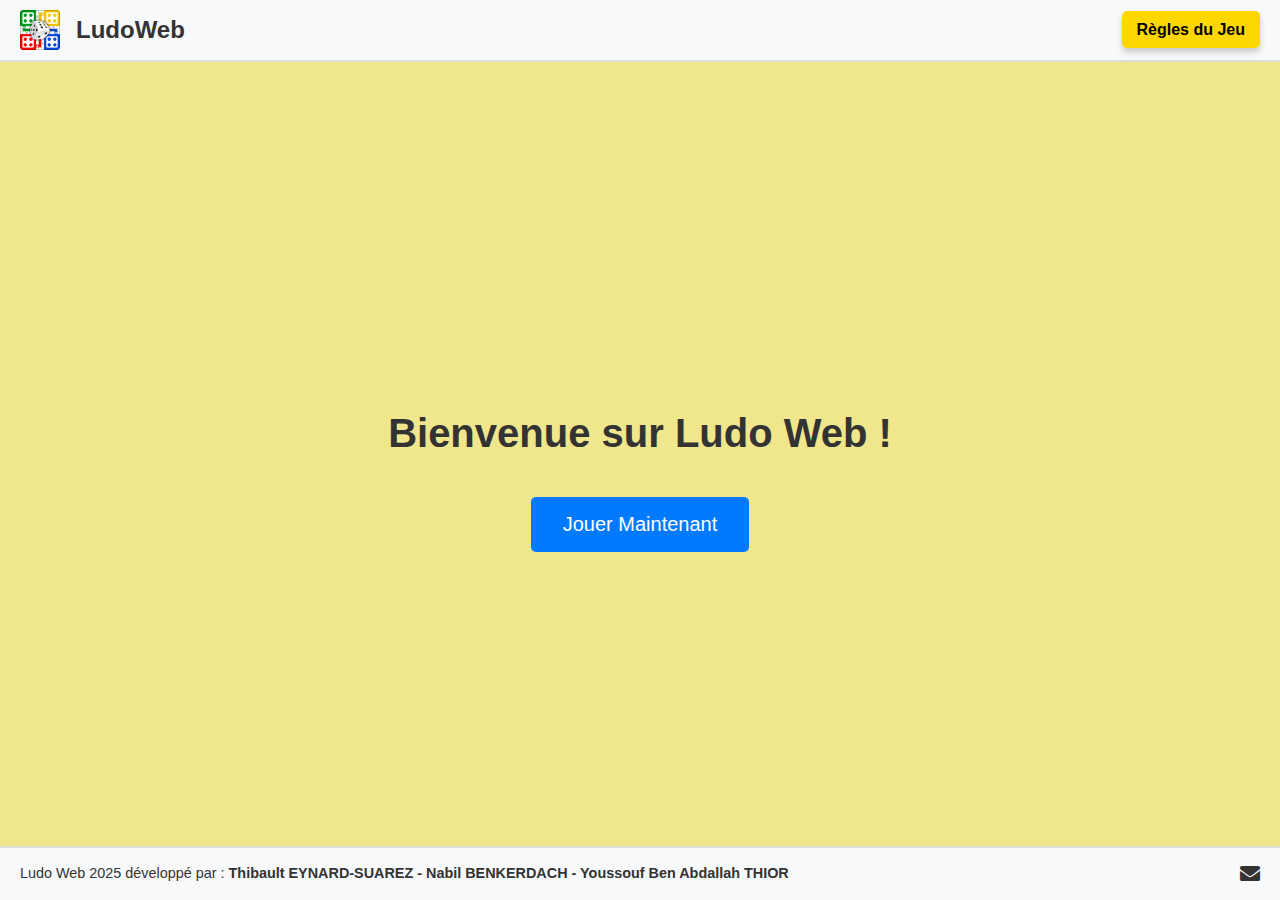
<file: index.html>
<!DOCTYPE html>
<html lang="fr">
<head>
    <meta charset="UTF-8">
    <meta name="viewport" content="width=device-width, initial-scale=1.0">
    <title>Accueil Ludo</title>
    <link rel="stylesheet" href="css/style.css">
    <link rel="stylesheet" href="https://cdnjs.cloudflare.com/ajax/libs/font-awesome/5.15.4/css/all.min.css">
</head>
<body>
    <header>
        <div class="logo-container">
            <img src="images/ludo_image.png" alt="Logo LudoKing" class="logo">
            <span class="logo-animation">LudoWeb</span>
        </div>
        <nav>
            <a href="regles.html" class="highlight">Règles du Jeu</a>
        </nav>
    </header>

    <main class="board">
        <h1>Bienvenue sur Ludo Web !</h1>
        <button class="play-btn" onclick="startGame()">Jouer Maintenant</button>
        <div id="game-container"></div>
    </main>

    <footer>
        <div class="footer-left">
            <p>Ludo Web 2025 développé par : <strong>Thibault EYNARD-SUAREZ - Nabil BENKERDACH - Youssouf Ben Abdallah THIOR</strong></p>
        </div>
        <div class="social-icons">
            <a href="mailto:thior@insa-toulouse.fr"><i class="fas fa-envelope"></i></a>
        </div>
    </footer>

    <script>
        function startGame() {
            const iframe = document.createElement('iframe');
            iframe.src = './ludogame.html';
            iframe.width = "100%";
            
            // Calcule la hauteur en fonction de la taille de l'écran
            const windowHeight = window.innerHeight;
            const headerHeight = document.querySelector('header').offsetHeight;
            const footerHeight = document.querySelector('footer').offsetHeight;
            const padding = 40; // Espace supplémentaire pour la marge
            
            const iframeHeight = windowHeight - (headerHeight + footerHeight + padding);
            iframe.height = `${Math.max(300, iframeHeight)}px`; // Minimum de 300px
            
            iframe.frameBorder = "0";
            
            const gameContainer = document.getElementById('game-container');
            gameContainer.innerHTML = '';
            gameContainer.appendChild(iframe);

            const playButton = document.querySelector('.play-btn');
            playButton.textContent = "Recommencer la partie";
        }

        // Ajuster la taille lors du redimensionnement de la fenêtre
        window.addEventListener('resize', () => {
            const iframe = document.querySelector('#game-container iframe');
            if (iframe) {
                const windowHeight = window.innerHeight;
                const headerHeight = document.querySelector('header').offsetHeight;
                const footerHeight = document.querySelector('footer').offsetHeight;
                const padding = 40;
                
                const iframeHeight = windowHeight - (headerHeight + footerHeight + padding);
                iframe.height = `${Math.max(300, iframeHeight)}px`;
            }
        });
    </script>
</body>
</html>
</file>
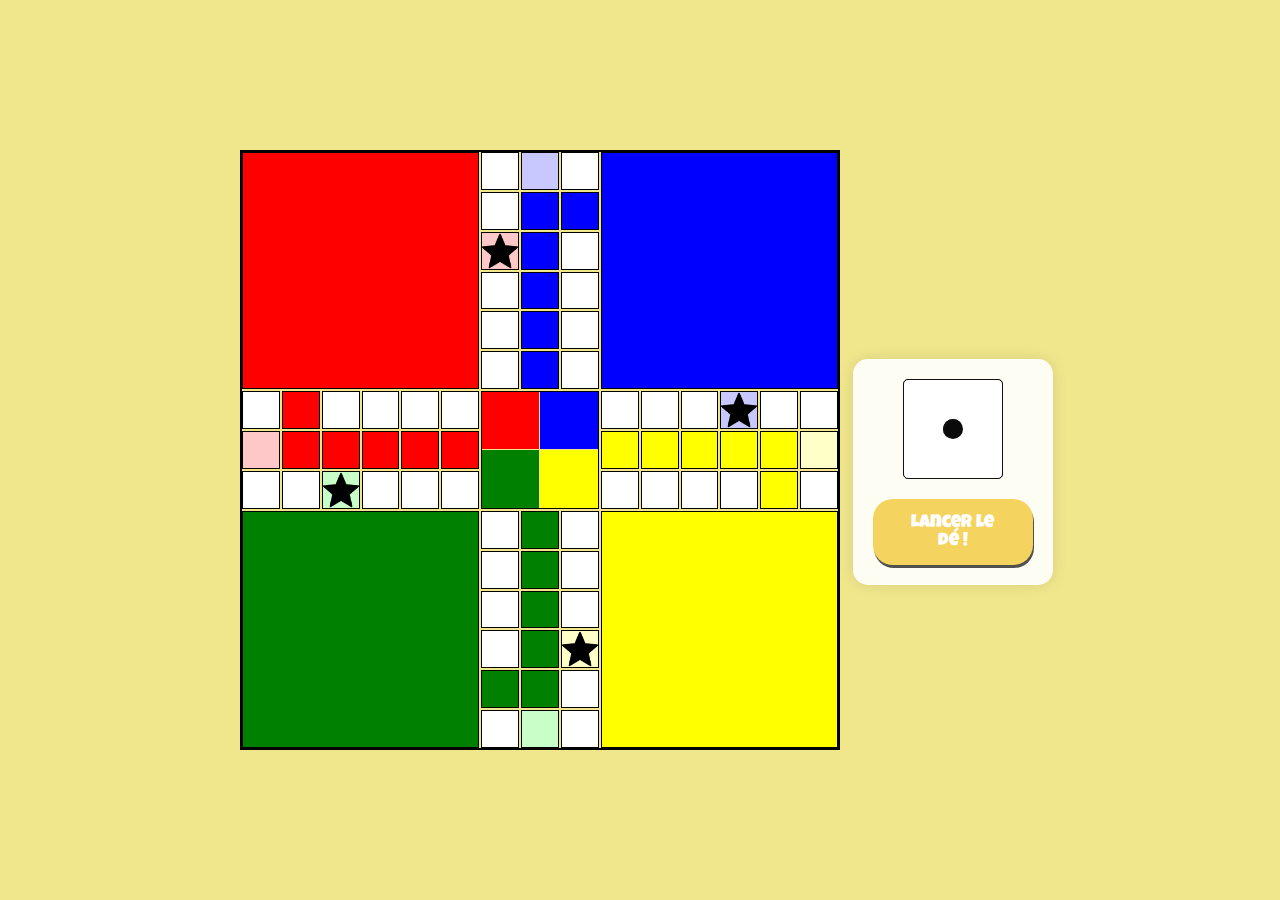
<file: ludogame.html>
<!DOCTYPE html>
<html lang="fr">
<head>
	<meta charset="UTF-8">
	<meta name="viewport" content="width=device-width, initial-scale=1.0">
	<title>Jeu du Ludo</title>
	<link href="https://fonts.googleapis.com/css?family=Luckiest Guy" rel="stylesheet">
	<link rel="stylesheet" href="./css/alert.css">
	<link rel="stylesheet" href="./css/style_dice.css">
	<link rel="stylesheet" href="./css/ludo_style.css">
</head>
<body style="background-color: #f0e68c;">
	<script type="module" src="js/board.js"></script>
	<script type="module" src="js/ui.js"></script>
	<script type="module" src="js/player.js"></script>
	<script type="module" src="js/dice.js"></script>
	<script type="module" src="js/game.js"></script>

	<!-- Partie pour l'affichage de la fenetre d'alerte -->
	<div class="custom-alert-overlay" id="alertOverlay">
		<div class="custom-alert">
			<h2 class="alert-title" id="alertTitle"></h2>
			<div class="alert-content" id="alertContent"></div>
			<div class="alert-buttons">
				<button class="alert-button" id="alertButton">OK</button>
				<button class="alert-button" id="replayButton" style="display: none;">Rejouer</button>
			</div>
		</div>
	</div>

	<!-- Section du Plateau de jeu -->
	<section class="board">
		<!-- Centre -->
		<div id="center">
			<div class="subcenter red" id="subcenter_red">
				<div class="subcenter red" id="subcenter_red_0"> </div>
				<div class="subcenter red" id="subcenter_red_1"> </div>
				<div class="subcenter red" id="subcenter_red_2"> </div>
				<div class="subcenter red" id="subcenter_red_3"> </div>
			</div>
			<div class="subcenter blue" id="subcenter_blue">
				<div class="subcenter blue" id="subcenter_blue_0"> </div>
				<div class="subcenter blue" id="subcenter_blue_1"> </div>
				<div class="subcenter blue" id="subcenter_blue_2"> </div>
				<div class="subcenter blue" id="subcenter_blue_3"> </div>
			</div>
			<div class="subcenter yellow" id="subcenter_yellow"> 
				<div class="subcenter yellow" id="subcenter_yellow_0"> </div>
				<div class="subcenter yellow" id="subcenter_yellow_1"> </div>
				<div class="subcenter yellow" id="subcenter_yellow_2"> </div>
				<div class="subcenter yellow" id="subcenter_yellow_3"> </div>
			</div>
			<div class="subcenter green" id="subcenter_green">
				<div class="subcenter green" id="subcenter_green_0"> </div>
				<div class="subcenter green" id="subcenter_green_1"> </div>
				<div class="subcenter green" id="subcenter_green_2"> </div>
				<div class="subcenter green" id="subcenter_green_3"> </div>
			</div>
		</div>

		<!-- Maisons des chevaux -->
		<div class="home red" id="home_red"> 
			<div class="subhome red" id="subhome_red_0"> </div>
			<div class="subhome red" id="subhome_red_1"> </div>
			<div class="subhome red" id="subhome_red_2"> </div>
			<div class="subhome red" id="subhome_red_3"> </div>
		</div>
		<div class="home blue"  id="home_blue">
			<div class="subhome blue" id="subhome_blue_0"> </div>
			<div class="subhome blue" id="subhome_blue_1"> </div>
			<div class="subhome blue" id="subhome_blue_2"> </div>
			<div class="subhome blue" id="subhome_blue_3"> </div>
		</div>
		<div class="home yellow" id="home_yellow">
			<div class="subhome yellow" id="subhome_yellow_0"> </div>
			<div class="subhome yellow" id="subhome_yellow_1"> </div>
			<div class="subhome yellow" id="subhome_yellow_2"> </div>
			<div class="subhome yellow" id="subhome_yellow_3"> </div>
		</div>
		<div class="home green"  id="home_green">
			<div class="subhome green" id="subhome_green_0"> </div>
			<div class="subhome green" id="subhome_green_1"> </div>
			<div class="subhome green" id="subhome_green_2"> </div>
			<div class="subhome green" id="subhome_green_3"> </div>
		</div>

		<!-- Chemins finaux -->
		<!-- Rouge -->
		<div class="final_path red" id="final_path_red_1"> </div>
		<div class="final_path red" id="final_path_red_2"> </div>
		<div class="final_path red" id="final_path_red_3"> </div>
		<div class="final_path red" id="final_path_red_4"> </div>
		<div class="final_path red" id="final_path_red_5"> </div>

		<!-- Bleu -->
		<div class="final_path blue" id="final_path_blue_1"> </div>
		<div class="final_path blue" id="final_path_blue_2"> </div>
		<div class="final_path blue" id="final_path_blue_3"> </div>
		<div class="final_path blue" id="final_path_blue_4"> </div>
		<div class="final_path blue" id="final_path_blue_5"> </div>

		<!-- Jaune -->
		<div class="final_path yellow" id="final_path_yellow_2"> </div>
		<div class="final_path yellow" id="final_path_yellow_1"> </div>
		<div class="final_path yellow" id="final_path_yellow_3"> </div>
		<div class="final_path yellow" id="final_path_yellow_4"> </div>
		<div class="final_path yellow" id="final_path_yellow_5"> </div>

		<!-- Vert -->
		<div class="final_path green" id="final_path_green_1"> </div>
		<div class="final_path green" id="final_path_green_2"> </div>
		<div class="final_path green" id="final_path_green_3"> </div>
		<div class="final_path green" id="final_path_green_4"> </div>
		<div class="final_path green" id="final_path_green_5"> </div>


		<!-- Départs -->
		<div class="start red" id="start_red"> </div>
		<div class="start blue"  id="start_blue"> </div>
		<div class="start yellow" id="start_yellow"> </div>
		<div class="start green"  id="start_green"> </div>

		<!-- Cases finales (avant le chemin final) -->
		<div class="last_case isred" id="last_case_red"> </div>
		<div class="last_case isblue"  id="last_case_blue"> </div>
		<div class="last_case isyellow" id="last_case_yellow"> </div>
		<div class="last_case isgreen"  id="last_case_green"> </div>

		<!-- Cases avec étoile -->
		<div class="path star isred" id="star_red"> <img src="images/star.png" alt="etoile"> </div>
		<div class="path star isblue"  id="star_blue"> <img src="images/star.png" alt="etoile"> </div>
		<div class="path star isyellow" id="star_yellow"> <img src="images/star.png" alt="etoile"> </div>
		<div class="path star isgreen"  id="star_green"> <img src="images/star.png" alt="etoile"> </div>


		<!-- Reste du chemin -->

		<!-- Entre rouge et bleu -->
		<div class="path" id="path_1"> </div>
		<div class="path" id="path_2"> </div>
		<div class="path" id="path_3"> </div>
		<div class="path" id="path_4"> </div>
		<div class="path" id="path_5"> </div>
		<div class="path" id="path_6"> </div>
		<div class="path" id="path_7"> </div>
		<div class="path" id="path_8"> </div>
		<div class="path" id="path_9"> </div>
		<div class="path" id="path_10"> </div>

		<!-- Entre bleu et jaune -->
		<div class="path" id="path_11"> </div>
		<div class="path" id="path_12"> </div>
		<div class="path" id="path_13"> </div>
		<div class="path" id="path_14"> </div>
		<div class="path" id="path_15"> </div>
		<div class="path" id="path_16"> </div>
		<div class="path" id="path_17"> </div>
		<div class="path" id="path_18"> </div>
		<div class="path" id="path_19"> </div>
		<div class="path" id="path_20"> </div>

		<!-- Entre jaune et vert -->
		<div class="path" id="path_21"> </div>
		<div class="path" id="path_22"> </div>
		<div class="path" id="path_23"> </div>
		<div class="path" id="path_24"> </div>
		<div class="path" id="path_25"> </div>
		<div class="path" id="path_26"> </div>
		<div class="path" id="path_27"> </div>
		<div class="path" id="path_28"> </div>
		<div class="path" id="path_29"> </div>
		<div class="path" id="path_30"> </div>

		<!-- Entre vert et rouge -->
		<div class="path" id="path_31"> </div>
		<div class="path" id="path_32"> </div>
		<div class="path" id="path_33"> </div>
		<div class="path" id="path_34"> </div>
		<div class="path" id="path_35"> </div>
		<div class="path" id="path_36"> </div>
		<div class="path" id="path_37"> </div>
		<div class="path" id="path_38"> </div>
		<div class="path" id="path_39"> </div>
		<div class="path" id="path_40"> </div>
	</section>

	<section class="dice-container">
		<section id="dice" class="dice">
			<div class="side one">
				<div class="dot one-1"></div>
			</div>
			<div class="side two">
				<div class="dot two-1"></div>
				<div class="dot two-2"></div>
			</div>
			<div class="side three">
				<div class="dot three-1"></div>
				<div class="dot three-2"></div>
				<div class="dot three-3"></div>
			</div>
			<div class="side four">
				<div class="dot four-1"></div>
				<div class="dot four-2"></div>
				<div class="dot four-3"></div>
				<div class="dot four-4"></div>
			</div>
			<div class="side five">
				<div class="dot five-1"></div>
				<div class="dot five-2"></div>
				<div class="dot five-3"></div>
				<div class="dot five-4"></div>
				<div class="dot five-5"></div>
			</div>
			<div class="side six">
				<div class="dot six-1"></div>
				<div class="dot six-2"></div>
				<div class="dot six-3"></div>
				<div class="dot six-4"></div>
				<div class="dot six-5"></div>
				<div class="dot six-6"></div>
			</div>
		</section>
		<!-- Bouton -->
		<section id="roll" class="roll-button">
			<button>Lancer le dé !</button>
		</section>
	</section>
</body>
</html>
</file>
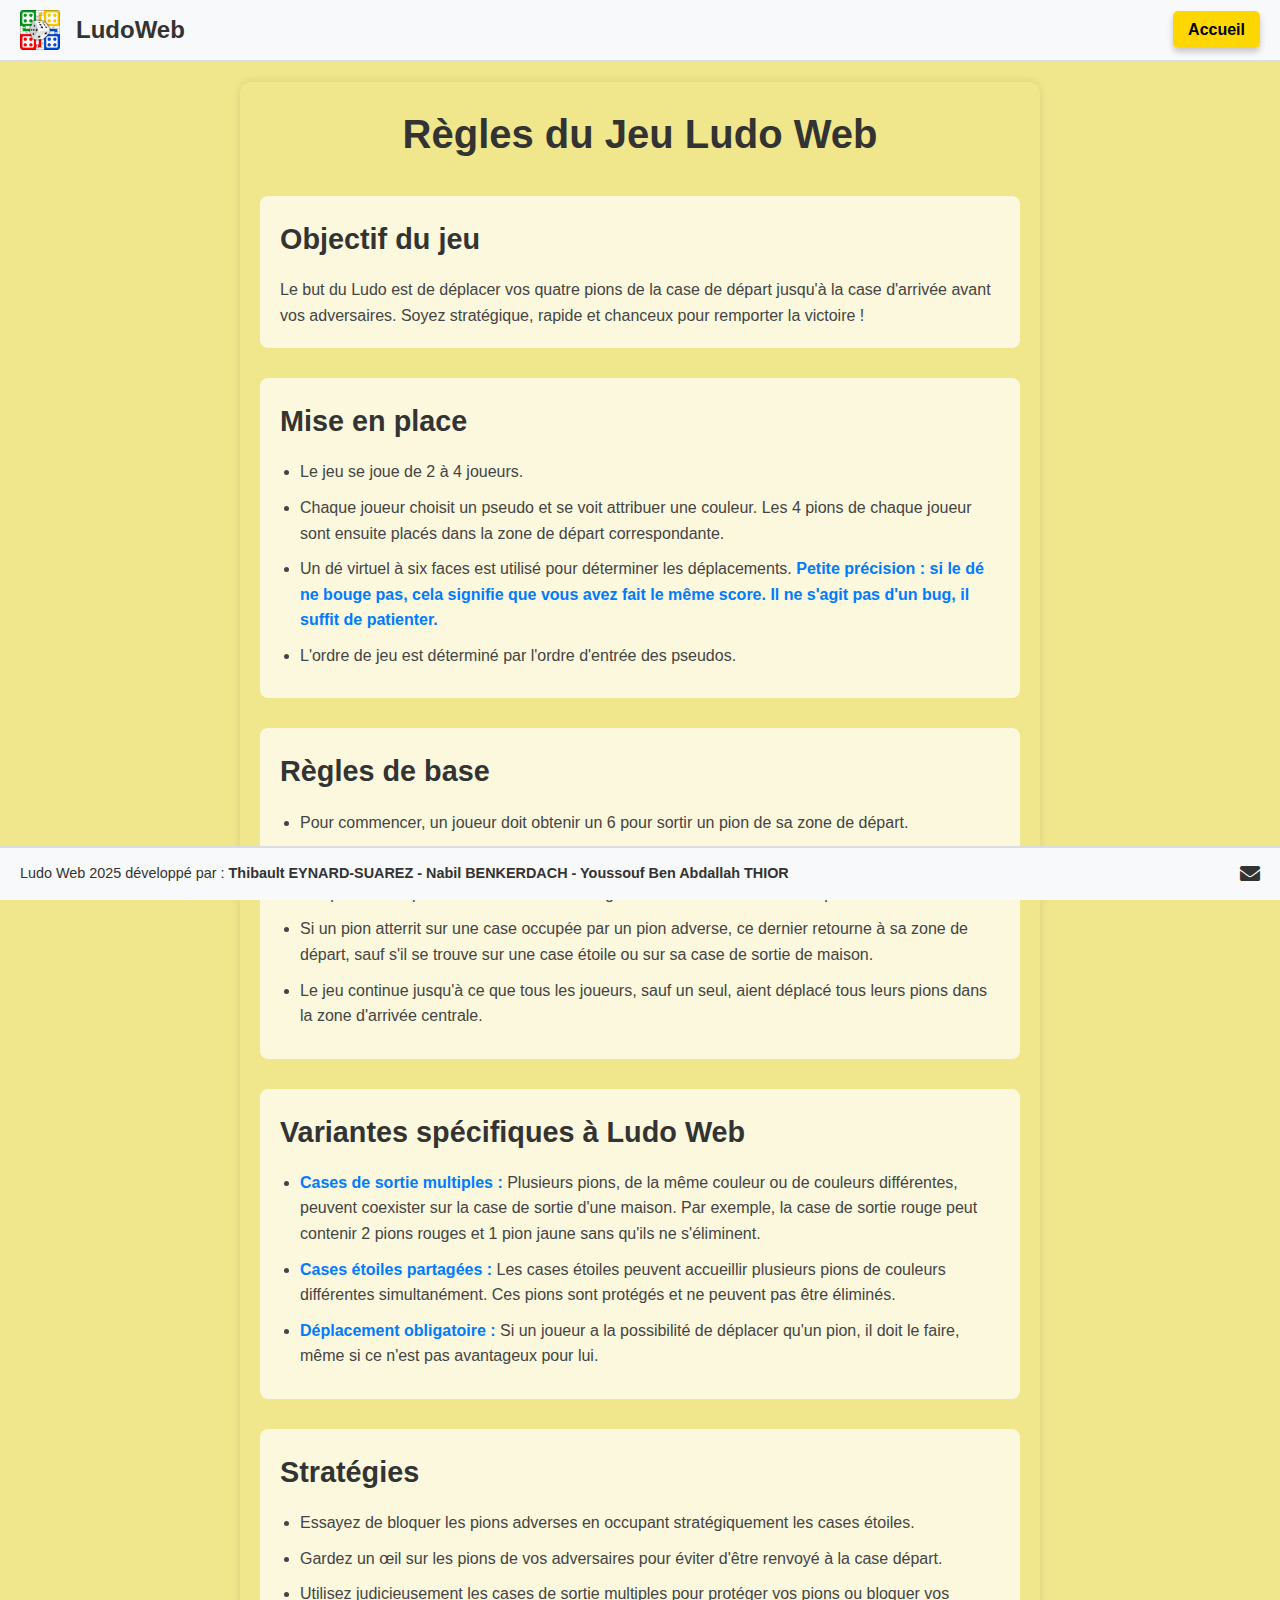
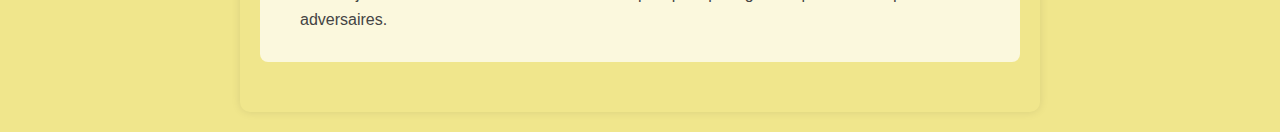
<file: regles.html>
<!DOCTYPE html>
<html lang="fr">
<head>
    <meta charset="UTF-8">
    <meta name="viewport" content="width=device-width, initial-scale=1.0">
    <title>Règles du Jeu - Ludo Web</title>
    <link rel="stylesheet" href="css/style.css">
    <link rel="stylesheet" href="https://cdnjs.cloudflare.com/ajax/libs/font-awesome/5.15.4/css/all.min.css">
</head>
<body>
    <header>
        <div class="logo-container">
            <img src="images/ludo_image.png" alt="Logo LudoKing" class="logo">
            <span class="logo-animation">LudoWeb</span>
        </div>
        <nav>
            <a href="#" id="backOrHome" class="highlight">Accueil</a>
        </nav>
    </header>

    <div class="rules-container">
        <h1>Règles du Jeu Ludo Web</h1>
        
        <section class="rules-section">
            <h2>Objectif du jeu</h2>
            <p>Le but du Ludo est de déplacer vos quatre pions de la case de départ jusqu'à la case d'arrivée avant vos adversaires. Soyez stratégique, rapide et chanceux pour remporter la victoire !</p>
        </section>
        
        <section class="rules-section">
            <h2>Mise en place</h2>
            <ul>
                <li>Le jeu se joue de 2 à 4 joueurs.</li>
                <li>Chaque joueur choisit un pseudo et se voit attribuer une couleur. Les 4 pions de chaque joueur sont ensuite placés dans la zone de départ correspondante.</li>
                <li>Un dé virtuel à six faces est utilisé pour déterminer les déplacements. <strong>Petite précision : si le dé ne bouge pas, cela signifie que vous avez fait le même score. Il ne s'agit pas d'un bug, il suffit de patienter.</strong></li>
                <li>L'ordre de jeu est déterminé par l'ordre d'entrée des pseudos.</li>
            </ul>
        </section>
        
        <section class="rules-section">
            <h2>Règles de base</h2>
            <ul>
                <li>Pour commencer, un joueur doit obtenir un 6 pour sortir un pion de sa zone de départ.</li>
                <li>Après avoir obtenu un 6, le joueur a le droit de rejouer un tour.</li>
                <li>Les pions se déplacent dans le sens des aiguilles d'une montre autour du plateau.</li>
                <li>Si un pion atterrit sur une case occupée par un pion adverse, ce dernier retourne à sa zone de départ, sauf s'il se trouve sur une case étoile ou sur sa case de sortie de maison.</li>
                <li>Le jeu continue jusqu'à ce que tous les joueurs, sauf un seul, aient déplacé tous leurs pions dans la zone d'arrivée centrale.</li>
            </ul>
        </section>

        <section class="rules-section">
            <h2>Variantes spécifiques à Ludo Web</h2>
            <ul>
                <li><strong>Cases de sortie multiples :</strong> Plusieurs pions, de la même couleur ou de couleurs différentes, peuvent coexister sur la case de sortie d'une maison. Par exemple, la case de sortie rouge peut contenir 2 pions rouges et 1 pion jaune sans qu'ils ne s'éliminent.</li>
                <li><strong>Cases étoiles partagées :</strong> Les cases étoiles peuvent accueillir plusieurs pions de couleurs différentes simultanément. Ces pions sont protégés et ne peuvent pas être éliminés.</li>
                <li><strong>Déplacement obligatoire :</strong> Si un joueur a la possibilité de déplacer qu'un pion, il doit le faire, même si ce n'est pas avantageux pour lui.</li>
            </ul>
        </section>

        <section class="rules-section">
            <h2>Stratégies</h2>
            <ul>
                <li>Essayez de bloquer les pions adverses en occupant stratégiquement les cases étoiles.</li>
                <li>Gardez un œil sur les pions de vos adversaires pour éviter d'être renvoyé à la case départ.</li>
                <li>Utilisez judicieusement les cases de sortie multiples pour protéger vos pions ou bloquer vos adversaires.</li>
            </ul>
        </section>
    </div>

    <footer>
        <div class="footer-left">
            <p>Ludo Web 2025 développé par : <strong>Thibault EYNARD-SUAREZ - Nabil BENKERDACH - Youssouf Ben Abdallah THIOR</strong></p>
        </div>
        <div class="social-icons">
            <a href="mailto:thior@insa-toulouse.fr"><i class="fas fa-envelope"></i></a>
        </div>
    </footer>
    <script>
        document.getElementById("backOrHome").addEventListener("click", function(event) {
            event.preventDefault();
            
            // Récupérer la page précédente depuis sessionStorage
            const previousPage = sessionStorage.getItem('currentPage');
            
            if (previousPage === 'index.html') {
                window.history.back();
            } else {
                window.location.href = 'index.html';
            }
        });

        // Stocker le nom de la page courante dans sessionStorage
        sessionStorage.setItem('currentPage', window.location.pathname.split('/').pop());
    </script>
</body>
</html>
</file>
<file: css/style.css>
:root {
    --primary-color: #007bff;
    --secondary-color: #f8f9fa;
    --accent-color: #ffd700;
    --text-color: #333;
    --border-color: #ddd;
}

* {
    margin: 0;
    padding: 0;
    box-sizing: border-box;
}

body {
    font-family: 'Arial', sans-serif;
    line-height: 1.6;
    min-height: 100vh;
    display: flex;
    flex-direction: column;
    background-color: #f0e68c;
}

/* Header Styles */
header {
    display: flex;
    justify-content: space-between;
    align-items: center;
    background-color: #f8f9fa;
    padding: 10px 20px;
    border-bottom: 2px solid #ddd;
}

nav {
    margin-left: auto; /* Pour pousser le bouton vers la droite */
}

.highlight {
    background-color: #ffd700;
    color: #000;
    padding: 10px 15px;
    border-radius: 5px;
    font-weight: bold;
    text-decoration: none;
    box-shadow: 0px 4px 6px rgba(0, 0, 0, 0.2);
    transition: transform 0.3s, box-shadow 0.3s;
}

.highlight:hover {
    transform: scale(1.1);
    box-shadow: 0px 6px 8px rgba(0, 0, 0, 0.3);
}

.logo-container {
    display: flex;
    align-items: center;
    gap: 1rem;
}

.logo {
    height: 40px;
    width: auto;
}

.logo-animation {
    font-size: 1.5rem;
    font-weight: bold;
    color: var(--text-color);
    animation: bounce 2s infinite;
}

@keyframes bounce {
    0%, 20%, 50%, 80%, 100% { transform: translateY(0); }
    40% { transform: translateY(-10px); }
    60% { transform: translateY(-5px); }
}

nav ul {
    list-style: none;
    display: flex;
    gap: 1rem;
}

/* Main Content */
.board {
    flex: 1;
    display: flex;
    flex-direction: column;
    align-items: center;
    justify-content: center;
    padding: 2rem;
    background-color: #f0e68c;
}

.board h1 {
    font-size: 2.5rem;
    margin-bottom: 2rem;
    color: var(--text-color);
}

.play-btn {
    background-color: var(--primary-color);
    color: white;
    padding: 1rem 2rem;
    font-size: 1.25rem;
    border: none;
    border-radius: 5px;
    cursor: pointer;
    transition: all 0.3s ease;
}

.play-btn:hover {
    background-color: #0056b3;
    transform: scale(1.05);
}

#game-container {
    width: 100%;
    height: auto;
    margin-top: 10px;
}

#game-container iframe {
    width: 100%;
    min-height: 500px; /* ou la hauteur que vous souhaitez */
    border: none;
}

/* Modification pour le footer */
footer {
    background-color: var(--secondary-color);
    padding: 10px 20px;
    border-top: 2px solid var(--border-color);
    position: fixed; /* Remis en position fixed */
    bottom: 0;
    width: 100%;
    display: flex;
    justify-content: space-between;
    align-items: center;
}

.footer-left {
    font-size: 0.9rem;
    color: var(--text-color);
}

.social-icons {
    margin-left: auto; /* Pour pousser l'icône vers la droite */
}

.social-icons a {
    color: var(--text-color);
    font-size: 1.25rem;
    transition: color 0.3s ease;
}

/* Responsive Design */
@media (max-width: 768px) {
    header {
        flex-direction: column;
        gap: 1rem;
    }

    .board h1 {
        font-size: 2rem;
    }

    .footer-content {
        flex-direction: column;
        text-align: center;
        gap: 1rem;
    }
}


/* Styles pour la page des règles */
.rules-container {
    max-width: 800px;
    margin: 20px auto;
    padding: 20px;
    background-color: #f0e68c;
    min-height: calc(100vh - 140px); /* Pour éviter que le footer ne chevauche le contenu */
    border-radius: 10px;
    box-shadow: 0 0 10px rgba(0,0,0,0.1);
}

.rules-container h1 {
    text-align: center;
    color: #333;
    margin-bottom: 30px;
    font-size: 2.5rem;
}

.rules-section {
    margin-bottom: 30px;
    background-color: rgba(255, 255, 255, 0.7);
    padding: 20px;
    border-radius: 8px;
}

.rules-section h2 {
    color: #333;
    margin-bottom: 15px;
    font-size: 1.8rem;
}

.rules-section p, 
.rules-section ul {
    color: #444;
    line-height: 1.6;
}

.rules-section ul {
    padding-left: 20px;
}

.rules-section li {
    margin-bottom: 10px;
}

.rules-section strong {
    color: #007bff;
}

/* Responsive design pour la page des règles */
@media (max-width: 768px) {
    .rules-container {
        margin: 10px;
        padding: 15px;
    }

    .rules-container h1 {
        font-size: 2rem;
    }

    .rules-section h2 {
        font-size: 1.5rem;
    }
}
</file>
<file: css/alert.css>
.custom-alert-overlay {
    display: none;
    position: fixed;
    top: 0;
    left: 0;
    width: 100%;
    height: 100%;
    background-color: rgba(0, 0, 0, 0.5);
    z-index: 1000;
    backdrop-filter: blur(5px);
}

.custom-alert {
    position: fixed;
    top: -100%; /* Commence hors de l'écran */
    left: 50%;
    transform: translateX(-50%);
    background: linear-gradient(135deg, #6e8efb, #ff6b6b);
    padding: 25px;
    border-radius: 20px;
    box-shadow: 0 10px 30px rgba(0, 0, 0, 0.3);
    width: 80%;
    max-width: 400px;
    text-align: center;
    z-index: 1001;
    border: 3px solid white;
}

.alert-title {
    margin: 0 0 15px 0;
    color: white;
    font-size: 2em;
    text-transform: uppercase;
    text-shadow: 2px 2px 4px rgba(0, 0, 0, 0.3);
    font-family: 'Arial Black', sans-serif;
}

.alert-content {
    margin-bottom: 20px;
    color: white;
    font-size: 1.2em;
    line-height: 1.4;
    font-family: 'Arial', sans-serif;
    text-shadow: 1px 1px 2px rgba(0, 0, 0, 0.2);
}

.alert-buttons {
    display: flex;
    justify-content: center;
    gap: 10px;
}

.alert-button {
    padding: 8px 20px;
    background-color: #007bff;
    color: white;
    border: none;
    border-radius: 5px;
    cursor: pointer;
    transition: background-color 0.3s;
}

.alert-button:hover {
    background-color: #0056b3;
}

.ranking-item {
    padding: 5px 0;
    text-align: left;
}

/* Animation classes */
.slide-in {
    animation: slideIn 0.5s ease-out forwards;
}

.slide-out {
    animation: slideOut 1s ease-in forwards;
}

@keyframes slideIn {
    0% {
        top: -100%;
    }
    100% {
        top: 50%;
        transform: translate(-50%, -50%);
    }
}

@keyframes slideOut {
    0% {
        top: 50%;
        transform: translate(-50%, -50%);
    }
    100% {
        top: -100%;
        transform: translate(-50%, 0);
    }
}

/* Animation de pulsation */
@keyframes pulse {
    0% {
        transform: translate(-50%, -50%) scale(1);
    }
    50% {
        transform: translate(-50%, -50%) scale(1.05);
    }
    100% {
        transform: translate(-50%, -50%) scale(1);
    }
}

.custom-alert.slide-in {
    animation: slideIn 0.5s ease-out forwards, pulse 2s infinite 0.5s;
}
</file>
<file: css/style_dice.css>
.dice-container {
    position: relative;
    right: -1%;
    top: 15%;
    transform: translateY(-50%);
    background-color: rgba(255, 255, 255, 0.9);
    padding: 20px;
    border-radius: 15px;
    box-shadow: 0 0 15px rgba(0, 0, 0, 0.1);
    display: flex;
    flex-direction: column;
    align-items: center;
    gap: 20px;
    width: 200px;
}

.dice {
    display: block;
    position: relative;
    width: 100px;
    height: 100px;
    transform-style: preserve-3d;
    transition: transform 1s;
}

.roll-button {
    width: 100%;
    display: flex;
    justify-content: center;
}

button {
    position: relative;
    padding: 15px 30px;
    color: #fff;
    background-color: #f4d35e;
    border: none;
    font-size: 18px;
    border-radius: 20px;
    box-shadow: 1px 3px #50514F;
    outline: none;
    transition: 0.3s;
    width: auto;
}

button:hover,
button:active {
    background: #50514F;
    cursor: pointer;
    transform: translateY(3px);
}


.dot {
  position: absolute;
  width: 20px;
  height: 20px;
  margin: -10px 5px 5px -10px;
  border-radius: 20px;
  background-color: #0a0a0a;
  box-shadow: inset 2px 2px #0f0f0f;
}

.side {
  position: absolute;
  background-color: #ffF;
  border-radius:5px;
  width: 100px;
  height: 100px;
  border: 1px solid #111111;
  text-align: center;
  line-height: 2em;
}


/* Animation pour les faces */
.side:nth-child(1) { transform: translateZ(50px); }
.side:nth-child(6) { transform: rotateY(90deg) translateZ(50px); }
.side:nth-child(3) { transform: rotateY(-90deg) translateZ(50px); }
.side:nth-child(4) { transform: rotateX(90deg) translateZ(50px); }
.side:nth-child(5) { transform: rotateX(-90deg) translateZ(50px); }
.side:nth-child(2) { transform: rotateY(-180deg) translateZ(50px); }

.show-1 {
  transform: rotateX(720deg) rotateZ(-720deg); }

.show-2 {
  transform: rotateX(-900deg) rotateZ(1080deg); }

.show-6 {
  transform: rotateY(-450deg) rotateZ(-1440deg); }

.show-3 {
  transform: rotateY(810deg) rotateZ(720deg); }

.show-4 {
  transform: rotateX(-810deg) rotateZ(-1080deg); }

.show-5 {
  transform: rotateX(450deg) rotateZ(-720deg); }

/*Alignement des points*/ 
.two-1, .three-1, .four-1, .five-1, .six-1 {
  top: 20%;
  left: 20%; 
}

.four-3, .five-3, .six-4 {
  top: 20%;
  left: 80%; }

.one-1, .three-2, .five-5 {
  top: 50%;
  left: 50%; }

.four-2, .five-2, .six-3 {
  top: 80%;
  left: 20%; }

.two-2, .three-3, .four-4, .five-4, .six-6 {
  top: 80%;
  left: 80%; }

.six-2 {
  top: 50%;
  left: 20%; }

.six-5 {
  top: 50%;
  left: 80%; 
}
</file>
<file: css/ludo_style.css>
* {
    margin: 0;
    padding: 0;
    box-sizing: border-box;
    font-family: "Luckiest Guy";
}

body {
    display: flex;
    justify-content: center;
    align-items: center;
    height: 100vh;
}

.pseudo {
    text-shadow:
        1px 1px 0 white, 
        -1px -1px 0 white,  
        1px -1px 0 white,  
        -1px 1px 0 white;
    padding-left: 2px;
    padding-top: 10px;
}

.active-player {
    color: purple;
    animation: bounce 2s infinite;
}
@keyframes bounce {
    0%, 20%, 50%, 80%, 100% { transform: translateY(0); }
    40% { transform: translateY(-10px); }
    60% { transform: translateY(-5px); }
}

.highlight {
    border: 2px solid purple;
    cursor: pointer;
}

/* Plateau */

.board{
    display : grid;
    grid-template-columns: repeat(15, 1fr) ;
    grid-template-rows: repeat(15, 1fr);
    gap: 2px;
    width: 600px;
    height: 600px;
    border: 2px solid black;
}

.path{
    background-color: white;
}

.board div:not(.pawns-container){
    border: 1px solid black; /* Light border for each square */
    overflow: hidden;
}

.board div img {
    width: 100%;
    height: 100%;
    object-fit: contain; /* Ou 'cover' si vous préférez que l'image remplisse la div sans la déformer */
}
/* Classe : */

.red{
    background-color: red;
}

.blue{
    background-color: blue;
}

.yellow{
    background-color: yellow;
}

.green{
    background-color: green;
}


.isred{
    background-color:  rgb(255, 200, 200);
}
.isblue{
    background-color:  rgb(200, 200, 255);
}
.isyellow{
    background-color:  rgb(255, 255, 200);
}
.isgreen{
    background-color:  rgb(200, 255, 200);
}




/* Positionnement de chaque objet : */

#center{
    grid-column-start: 7;
    grid-column-end: span 3;
    grid-row-start: 7;
    grid-row-end: span 3;
    border-color: black;
    border-style: solid;

    display : grid ;
    grid-template-columns: repeat(2, 1fr) ;
    grid-template-rows: repeat(2, 1fr);
    gap: 1px;
}

#subcenter_red{
    grid-template-columns: 50% 50%;
    grid-template-rows: 50% 50%;
    grid-column-start: 1;
    grid-row-start: 1;
    display : grid ;
    gap : 0;
    border: none;
}
#subcenter_red_0{
    grid-column-start: 1;
    grid-row-start: 1;
    border: none;
    flex-shrink: 0;
}
#subcenter_red_1{
    grid-column-start: 2;
    grid-row-start: 1;
    border: none;
    flex-shrink: 0;
}
#subcenter_red_2{
    grid-column-start: 2;
    grid-row-start: 2;
    border: none;
    flex-shrink: 0;
}
#subcenter_red_3{
    grid-column-start: 1;
    grid-row-start: 2;
    border: none;
    flex-shrink: 0;
}

#subcenter_blue{
    grid-template-columns: 50% 50%;
    grid-template-rows: 50% 50%;
    grid-column-start: 2 ;
    grid-row-start: 1;
    display : grid ;
    gap : 0;
    border: none;
}
#subcenter_blue_0{
    grid-column-start: 1;
    grid-row-start: 1;
    border: none;
    flex-shrink: 0;
}
#subcenter_blue_1{
    grid-column-start: 2;
    grid-row-start: 1;
    border: none;
    flex-shrink: 0;
}
#subcenter_blue_2{
    grid-column-start: 2;
    grid-row-start: 2;
    border: none;
    flex-shrink: 0;
}
#subcenter_blue_3{
    grid-column-start: 1;
    grid-row-start: 2;
    border: none;
    flex-shrink: 0;
}

#subcenter_yellow{
    grid-template-columns: 50% 50%;
    grid-template-rows: 50% 50%;
    grid-column-start: 2;
    grid-row-start: 2;
    display : grid ;
    gap : 0;
    border: none;
}
#subcenter_yellow_0{
    grid-column-start: 1;
    grid-row-start: 1;
    border: none;
    flex-shrink: 0;
}
#subcenter_yellow_1{
    grid-column-start: 2;
    grid-row-start: 1;
    border: none;
    flex-shrink: 0;
}
#subcenter_yellow_2{
    grid-column-start: 2;
    grid-row-start: 2;
    border: none;
    flex-shrink: 0;
}
#subcenter_yellow_3{
    grid-column-start: 1;
    grid-row-start: 2;
    border: none;
    flex-shrink: 0;
}

#subcenter_green{
    grid-template-columns: 50% 50%;
    grid-template-rows: 50% 50%;
    grid-column-start: 1;
    grid-row-start: 2;
    display : grid ;
    gap : 0;
    border: none;
}
#subcenter_green_0{
    grid-column-start: 1;
    grid-row-start: 1;
    border: none;
    flex-shrink: 0;
}
#subcenter_green_1{
    grid-column-start: 2;
    grid-row-start: 1;
    border: none;
    flex-shrink: 0;
}
#subcenter_green_2{
    grid-column-start: 2;
    grid-row-start: 2;
    border: none;
    flex-shrink: 0;
}
#subcenter_green_3{
    grid-column-start: 1;
    grid-row-start: 2;
    border: none;
    flex-shrink: 0;
}

/* Maisons des chevaux */
#home_red {
    grid-column-start: 1;
    grid-column-end: span 6;
    grid-row-start: 1;
    grid-row-end: span 6;

    display : grid;
    grid-template-columns: repeat(4, 1fr) ;
    grid-template-rows: repeat(4, 1fr);
    gap: 2px;
}
#subhome_red_0 {
    grid-column-start : 2;
    grid-row-start : 2;
    border: none;
}
#subhome_red_1 {
    grid-column-start : 3;
    grid-row-start : 2;
    border: none;
}
#subhome_red_2 {
    grid-column-start : 2;
    grid-row-start : 3;
    border: none;
}
#subhome_red_3 {
    grid-column-start : 3;
    grid-row-start : 3;
    border: none;
}


#home_blue {
    grid-column-start: 10;
    grid-column-end: span 6;
    grid-row-start: 1;
    grid-row-end: span 6;

    display : grid;
    grid-template-columns: repeat(4, 1fr) ;
    grid-template-rows: repeat(4, 1fr);
    gap: 2px;
}

.subhome {
    border: none;
}

#subhome_blue_0 {
    grid-column-start : 2;
    grid-row-start : 2;
    border: none;
}
#subhome_blue_1 {
    grid-column-start : 3;
    grid-row-start : 2;
    border: none;
}
#subhome_blue_2 {
    grid-column-start : 2;
    grid-row-start : 3;
    border: none;
}
#subhome_blue_3 {
    grid-column-start : 3;
    grid-row-start : 3;
    border: none;
}

#home_yellow {
    grid-column-start: 10;
    grid-column-end: span 6;
    grid-row-start: 10;
    grid-row-end: span 6;

    display : grid;
    grid-template-columns: repeat(4, 1fr) ;
    grid-template-rows: repeat(4, 1fr);
    gap: 2px;
}
#subhome_yellow_0 {
    grid-column-start : 2;
    grid-row-start : 2;
    border: none;
}
#subhome_yellow_1 {
    grid-column-start : 3;
    grid-row-start : 2;
    border: none;
}
#subhome_yellow_2 {
    grid-column-start : 2;
    grid-row-start : 3;
    border: none;
}
#subhome_yellow_3 {
    grid-column-start : 3;
    grid-row-start : 3;
    border: none;
}

#home_green {
    grid-column-start: 1;
    grid-column-end: span 6;
    grid-row-start: 10;
    grid-row-end: span 6;

    display : grid;
    grid-template-columns: repeat(4, 1fr) ;
    grid-template-rows: repeat(4, 1fr);
    gap: 2px;
}
#subhome_green_0 {
    grid-column-start : 2;
    grid-row-start : 2;
    border: none;
}
#subhome_green_1 {
    grid-column-start : 3;
    grid-row-start : 2;
    border: none;
}
#subhome_green_2 {
    grid-column-start : 2;
    grid-row-start : 3;
    border: none;
}
#subhome_green_3 {
    grid-column-start : 3;
    grid-row-start : 3;
    border: none;
}

/* Chemin Final rouge */
#final_path_red_1{
    grid-column-start: 2;
    grid-row-start: 8;
}
#final_path_red_2{
    grid-column-start: 3;
    grid-row-start: 8;
}
#final_path_red_3{
    grid-column-start: 4;
    grid-row-start: 8;
}
#final_path_red_4{
    grid-column-start: 5;
    grid-row-start: 8;
}
#final_path_red_5{
    grid-column-start: 6;
    grid-row-start: 8;
}

/* Chemin Final bleu */
#final_path_blue_1{
    grid-column-start: 8;
    grid-row-start: 2;
}
#final_path_blue_2{
    grid-column-start: 8;
    grid-row-start: 3;
}
#final_path_blue_3{
    grid-column-start: 8;
    grid-row-start: 4;
}
#final_path_blue_4{
    grid-column-start: 8;
    grid-row-start: 5;
}
#final_path_blue_5{
    grid-column-start: 8;
    grid-row-start: 6;
}

/* Chemin Final jaune */
#final_path_yellow_1{
    grid-column-start: 14;
    grid-row-start: 8;
}
#final_path_yellow_2{
    grid-column-start: 13;
    grid-row-start: 8;
}
#final_path_yellow_3{
    grid-column-start: 12;
    grid-row-start: 8;
}
#final_path_yellow_4{
    grid-column-start: 11;
    grid-row-start: 8;
}
#final_path_yellow_5{
    grid-column-start: 10;
    grid-row-start: 8;
}

/* Chemin Final vert */
#final_path_green_1{
    grid-column-start: 8;
    grid-row-start: 14;
}
#final_path_green_2{
    grid-column-start: 8;
    grid-row-start: 13;
}
#final_path_green_3{
    grid-column-start: 8;
    grid-row-start: 12;
}
#final_path_green_4{
    grid-column-start: 8;
    grid-row-start: 11;
}
#final_path_green_5{
    grid-column-start: 8;
    grid-row-start: 10;
}

/* Cases de départs */
#start_red{
    grid-area: 7 / 2;
}
#start_blue{
    grid-area: 2 / 9;
}
#start_yellow{
    grid-area: 9 / 14;
}
#start_green{
    grid-area: 14 / 7;
}

/* Cases finales (avant le chemin final) */
#last_case_red{
    grid-area: 8 / 1;
}
#last_case_blue{
    grid-area: 1 / 8;
}
#last_case_yellow{
    grid-area: 8 / 15;
}
#last_case_green{
    grid-area: 15 / 8;
}

/* Cases avec étoiles */
#star_red{
    grid-area: 3 / 7;
}
#star_blue{
    grid-area: 7 / 13;
}
#star_yellow{
    grid-area: 13 / 9;
}
#star_green{
    grid-area: 9 / 3;
}


.star-image {
    width: 100%;
    height: 100%;
    position: absolute;
    top: 0;
    left: 0;
    z-index: 1; /* Ajout d'un z-index plus bas */
}

.pawns-container {
    position: relative;
    display: flex;
    flex-wrap: wrap;
    justify-content: center;
    align-items: center;
    gap: 2px;
    width: 100%;
    height: 100%;
    z-index: 2;
}

.pawn-image {
    position: relative; /* Ajout */
    z-index: 2; /* Ajout d'un z-index plus élevé */
}

.pawn-image.multiple {
    width: 45%;
    height: 45%;
}

.path.star {
    position: relative;
}
</file>
